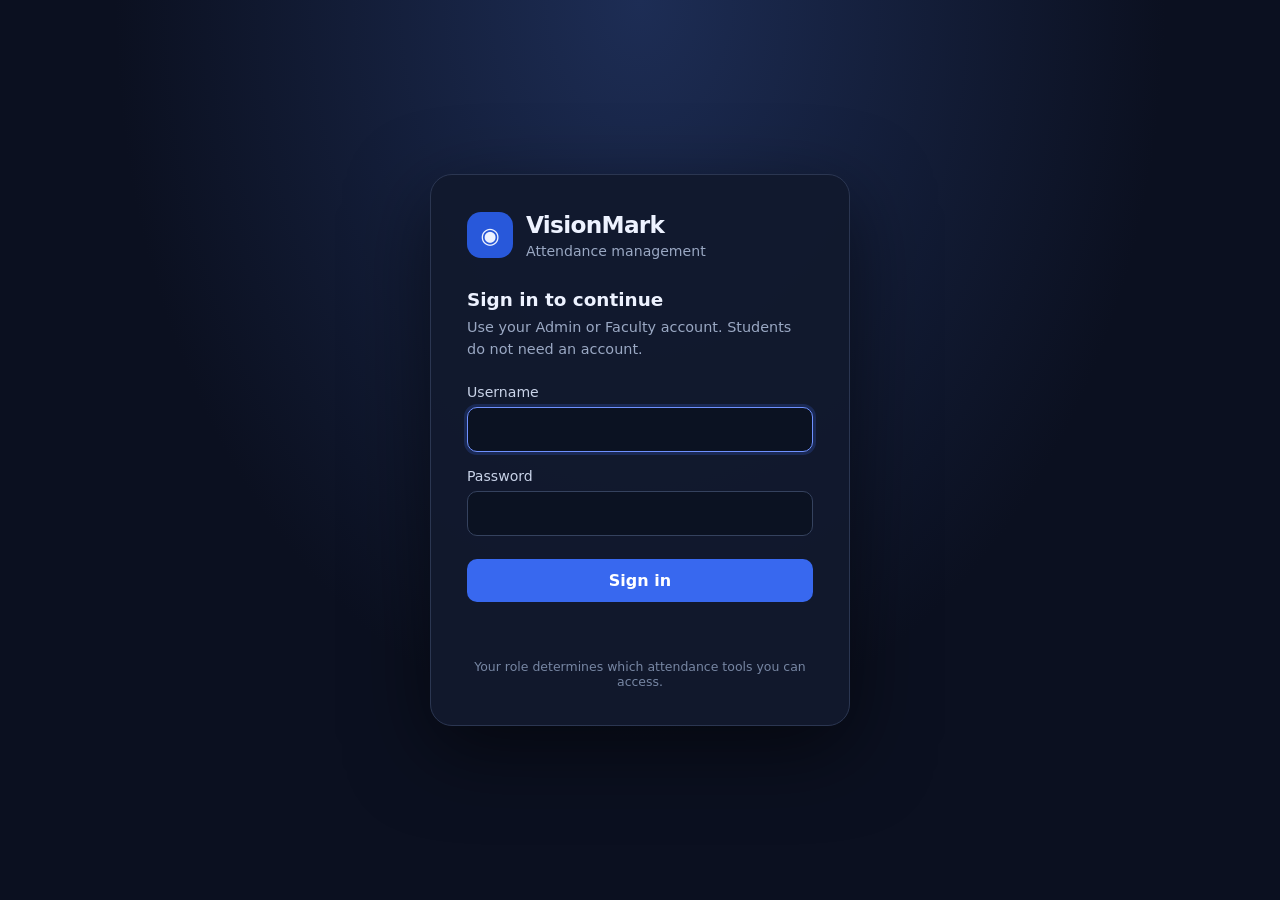
<file: static/login.html>
<!doctype html>
<html lang="en">
<head>
    <meta charset="utf-8">
    <meta name="viewport" content="width=device-width, initial-scale=1">
    <meta name="theme-color" content="#0b1020">
    <title>Sign in · VisionMark</title>
    <style>
        :root { color-scheme: dark; font-family: Inter, ui-sans-serif, system-ui, sans-serif; background: #0b1020; color: #edf2ff; }
        * { box-sizing: border-box; }
        body { min-height: 100vh; margin: 0; display: grid; place-items: center; padding: 24px; background: radial-gradient(ellipse at 50% 0%, #1d2d55 0, #0b1020 58%); }
        main { width: min(100%, 420px); padding: 36px; border: 1px solid #2b3651; border-radius: 22px; background: rgba(17, 25, 45, .94); box-shadow: 0 24px 80px #0008; }
        .brand { display: flex; align-items: center; gap: 13px; margin-bottom: 30px; }
        .mark { display: grid; place-items: center; width: 46px; height: 46px; border-radius: 14px; background: #2858da; font-size: 22px; }
        h1 { margin: 0; font-size: 1.45rem; letter-spacing: -.03em; }
        .tagline { margin: 5px 0 0; color: #9aa8c3; font-size: .88rem; }
        h2 { margin: 0 0 7px; font-size: 1.15rem; }
        .hint { margin: 0 0 24px; color: #9aa8c3; font-size: .9rem; line-height: 1.5; }
        label { display: block; margin: 16px 0 7px; color: #c9d3e8; font-size: .88rem; }
        input { width: 100%; padding: 12px 13px; border: 1px solid #35425e; border-radius: 10px; outline: none; background: #0b1222; color: #fff; font: inherit; }
        input:focus { border-color: #6f91ff; box-shadow: 0 0 0 3px #426fff30; }
        button { width: 100%; margin-top: 23px; padding: 12px; border: 0; border-radius: 10px; background: #3868ef; color: white; font: inherit; font-weight: 650; cursor: pointer; }
        button:hover { background: #4c78ff; }
        button:disabled { cursor: wait; opacity: .65; }
        .error { min-height: 1.3em; margin: 14px 0 0; color: #ff9292; font-size: .88rem; }
        .footer { margin: 24px 0 0; color: #7786a3; font-size: .78rem; text-align: center; }
    </style>
</head>
<body>
    <main>
        <div class="brand"><div class="mark" aria-hidden="true">◉</div><div><h1>VisionMark</h1><p class="tagline">Attendance management</p></div></div>
        <h2>Sign in to continue</h2>
        <p class="hint">Use your Admin or Faculty account. Students do not need an account.</p>
        <form id="login-form">
            <label for="username">Username</label>
            <input id="username" name="username" autocomplete="username" required autofocus>
            <label for="password">Password</label>
            <input id="password" name="password" type="password" autocomplete="current-password" required>
            <button id="submit-button" type="submit">Sign in</button>
            <p class="error" id="error-message" role="alert" aria-live="polite"></p>
        </form>
        <p class="footer">Your role determines which attendance tools you can access.</p>
    </main>
    <script>
        const form = document.getElementById('login-form');
        const button = document.getElementById('submit-button');
        const errorMessage = document.getElementById('error-message');
        form.addEventListener('submit', async (event) => {
            event.preventDefault();
            errorMessage.textContent = '';
            button.disabled = true;
            button.textContent = 'Signing in…';
            try {
                const response = await fetch('/api/login', {
                    method: 'POST',
                    headers: { 'Content-Type': 'application/json' },
                    body: JSON.stringify({
                        username: document.getElementById('username').value,
                        password: document.getElementById('password').value
                    })
                });
                const result = await response.json();
                if (!response.ok) throw new Error(result.detail || 'Sign in failed.');
                window.location.replace('/');
            } catch (error) {
                errorMessage.textContent = error.message || 'Could not sign in. Check your connection and try again.';
                button.disabled = false;
                button.textContent = 'Sign in';
            }
        });
    </script>
</body>
</html>
</file>
